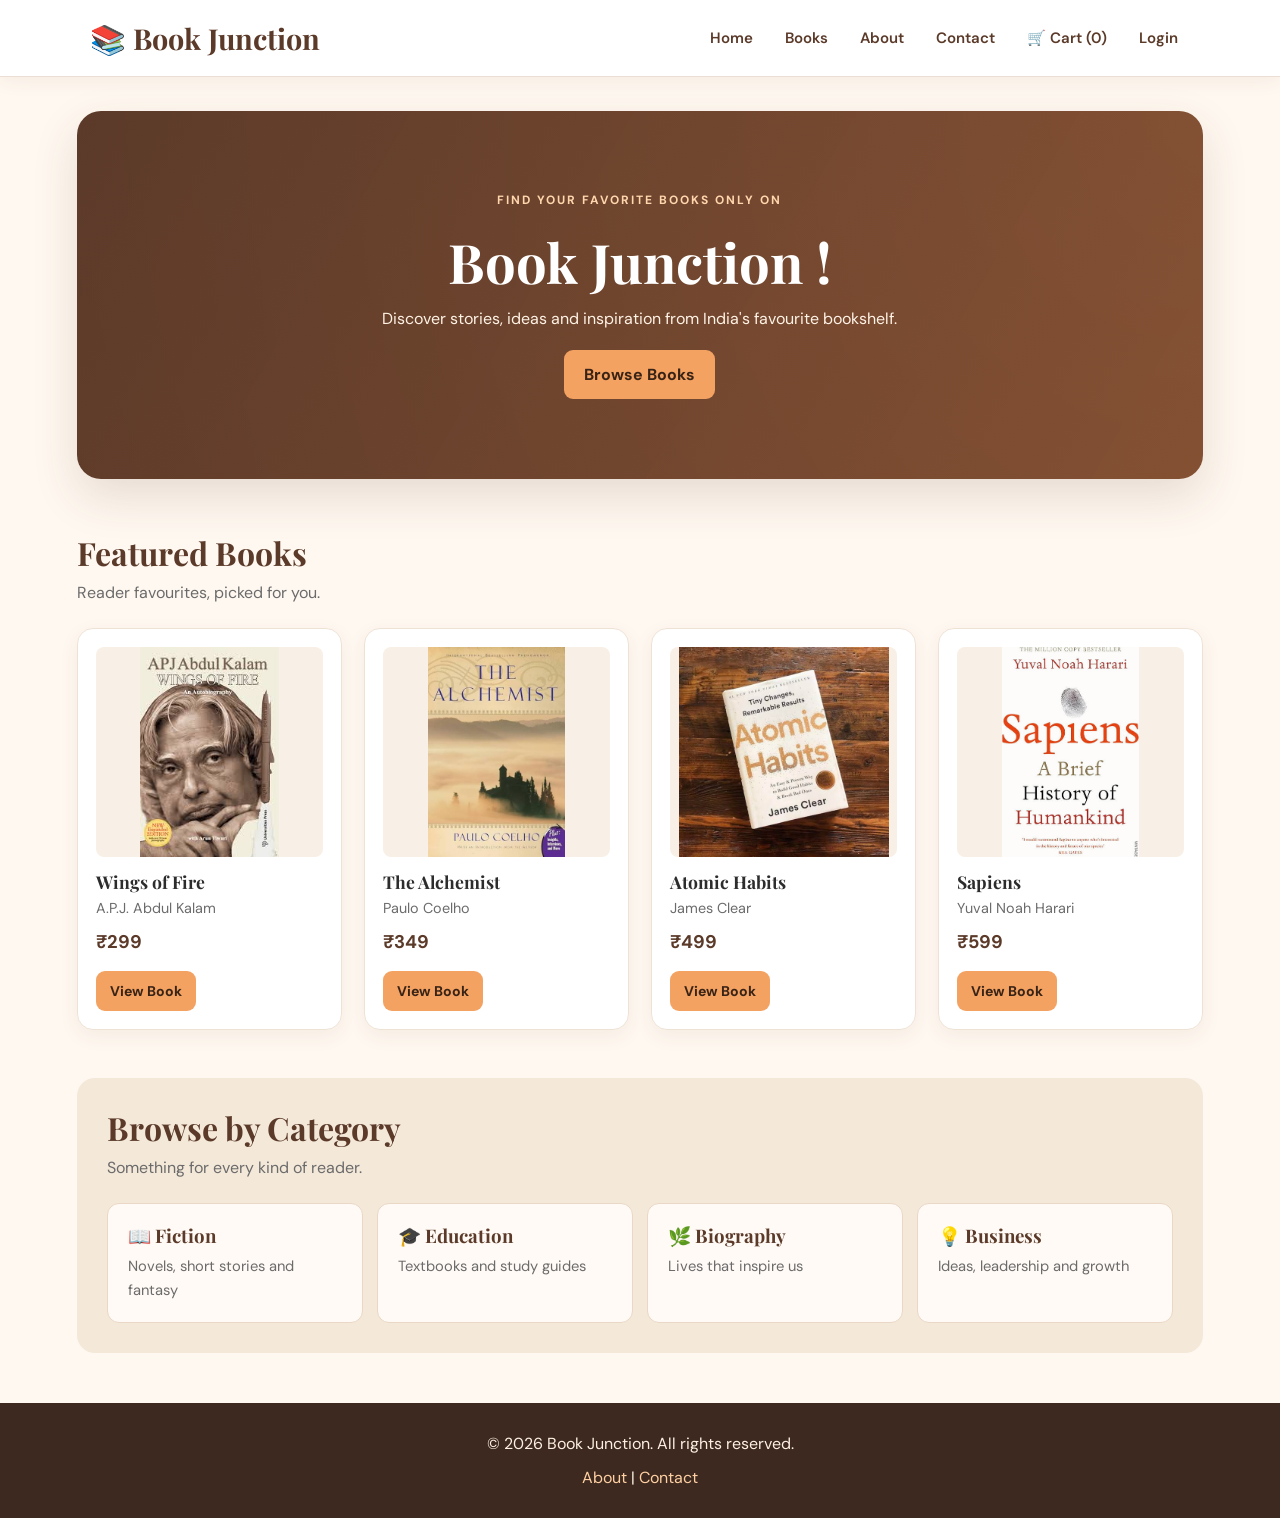
<file: index.html>
<!DOCTYPE html>
<html lang="en">
<head>
    <meta charset="UTF-8">
    <meta name="viewport" content="width=device-width, initial-scale=1.0">
    <title>India's Favorite Online Bookstore - Bookjunction</title>
    <link rel="stylesheet" href="style.css">
    <link rel="stylesheet" href="responsive.css">

</head>
<body>
    <header>
        <h1>📚 Book Junction</h1>
        <nav>
            <a href="index.html">Home</a>
            <a href="books.html">Books</a>
            <a href="about.html">About</a>
            <a href="contact.html">Contact</a>
            <a href="cart.html">🛒 Cart (0)</a>
            <a href="login.html">Login</a>
        </nav>
    </header>

    <main>
        <section class="hero">
            <p class="eyebrow">FIND YOUR FAVORITE BOOKS ONLY ON</p>
            <h2>Book Junction !</h2>
            <p>Discover stories, ideas and inspiration from India's favourite bookshelf.</p>
            <a href="books.html" class="btn">Browse Books</a>
        </section>


        <section class="featured">
            <div class="section-heading"><h2>Featured Books</h2><p>Reader favourites, picked for you.</p></div>
            <div class="books-grid">
                <article class="book-card">
                    <img src="images/wings-of-fire.jpg.jfif" alt="Wings of Fire book cover">
                    <h3>Wings of Fire</h3><p class="author">A.P.J. Abdul Kalam</p><p class="price">₹299</p>
                    <a class="btn small-btn" href="book.html">View Book</a>
                </article>
                <article class="book-card">
                    <img src="images/the-alchemist.jpg.jfif" alt="The Alchemist book cover">
                    <h3>The Alchemist</h3><p class="author">Paulo Coelho</p><p class="price">₹349</p>
                    <a class="btn small-btn" href="book.html">View Book</a>
                </article>
                <article class="book-card">
                    <img src="images/atomic-habits.jpg.jfif" alt="Atomic Habits book cover">
                    <h3>Atomic Habits</h3><p class="author">James Clear</p><p class="price">₹499</p>
                    <a class="btn small-btn" href="book.html">View Book</a>
                </article>
                <article class="book-card">
                    <img src="images/sapiens.jpg.jfif" alt="Sapiens book cover">
                    <h3>Sapiens</h3><p class="author">Yuval Noah Harari</p><p class="price">₹599</p>
                    <a class="btn small-btn" href="book.html">View Book</a>
                </article>
            </div>
        </section>


        <section class="categories">
            <div class="section-heading"><h2>Browse by Category</h2><p>Something for every kind of reader.</p></div>
            <div class="category-grid">
                <div class="category"><h3>📖 Fiction</h3><p>Novels, short stories and fantasy</p></div>
                <div class="category"><h3>🎓 Education</h3><p>Textbooks and study guides</p></div>
                <div class="category"><h3>🌿 Biography</h3><p>Lives that inspire us</p></div>
                <div class="category"><h3>💡 Business</h3><p>Ideas, leadership and growth</p></div>
            </div>
        </section>


    </main>
    <footer>
        <p>&copy; 2026 Book Junction. All rights reserved.</p>
        <p><a href="about.html">About</a> | <a href="contact.html">Contact</a></p>
    </footer>
</file>
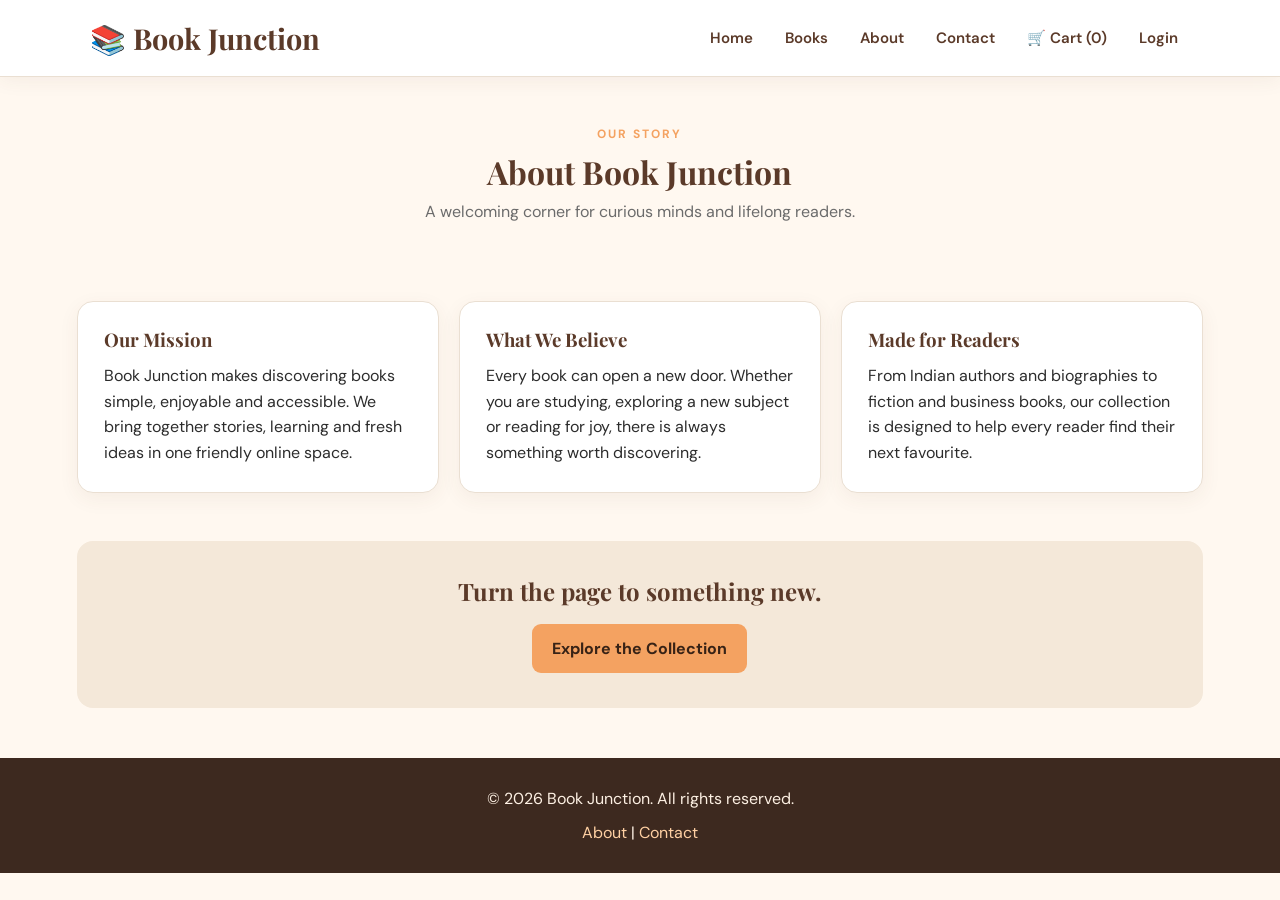
<file: about.html>
<!DOCTYPE html>
<html lang="en">
<head>
    <meta charset="UTF-8">
    <meta name="viewport" content="width=device-width, initial-scale=1.0">
    <title>About Us - BookHive</title>
    <link rel="stylesheet" href="style.css">
    <link rel="stylesheet" href="responsive.css">

</head>
<body>
    <header>
        <h1>📚 Book Junction</h1>
        <nav>
            <a href="index.html">Home</a>
            <a href="books.html">Books</a>
            <a href="about.html">About</a>
            <a href="contact.html">Contact</a>
            <a href="cart.html">🛒 Cart (0)</a>
            <a href="login.html">Login</a>
        </nav>
    </header>

    <main>
        <section class="page-header"><p class="eyebrow">Our story</p><h2>About Book Junction</h2><p>A welcoming corner for curious minds and lifelong readers.</p></section>
        <section class="about-content">
            <div class="about-card"><h3>Our Mission</h3><p>Book Junction makes discovering books simple, enjoyable and accessible. We bring together stories, learning and fresh ideas in one friendly online space.</p></div>
            <div class="about-card"><h3>What We Believe</h3><p>Every book can open a new door. Whether you are studying, exploring a new subject or reading for joy, there is always something worth discovering.</p></div>
            <div class="about-card"><h3>Made for Readers</h3><p>From Indian authors and biographies to fiction and business books, our collection is designed to help every reader find their next favourite.</p></div>
        </section>
        <section class="about-note"><h2>Turn the page to something new.</h2><a class="btn" href="books.html">Explore the Collection</a></section>
    </main>

    
    <footer>
        <p>&copy; 2026 Book Junction. All rights reserved.</p>
        <p><a href="about.html">About</a> | <a href="contact.html">Contact</a></p>
    </footer>
</body>
</html>
</file>
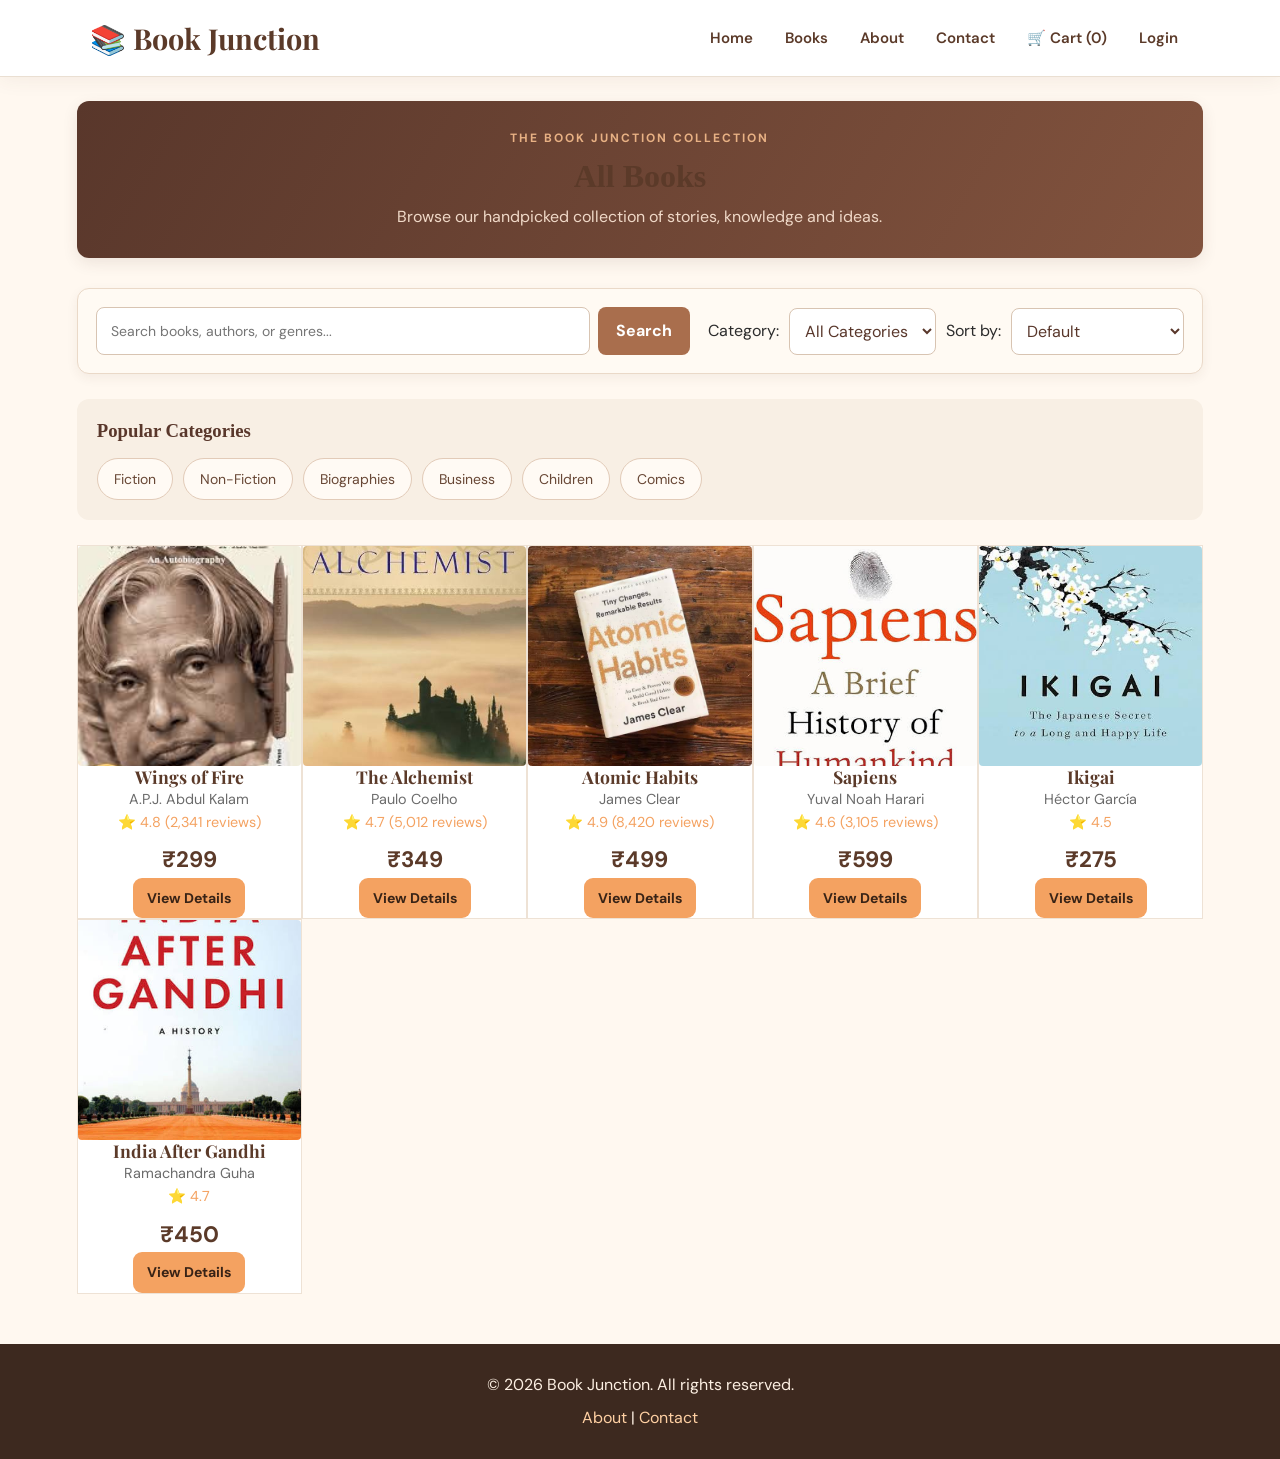
<file: books.html>
<!DOCTYPE html>
<html lang="en">
<head>
    <meta charset="UTF-8">
    <meta name="viewport" content="width=device-width, initial-scale=1.0">
    <title>All Books - Book Junction</title>
    <link rel="stylesheet" href="style.css">
    <link rel="stylesheet" href="responsive.css">
    <link rel="stylesheet" href="css/books.css">
</head>
<body>
    <header>
        <h1>📚 Book Junction</h1>
        <nav>
            <a href="index.html">Home</a>
            <a href="books.html">Books</a>
            <a href="about.html">About</a>
            <a href="contact.html">Contact</a>
            <a href="cart.html">🛒 Cart (0)</a>
            <a href="login.html">Login</a>
        </nav>
    </header>

    <main>
        <section class="page-header">
            <p class="eyebrow">The Book Junction collection</p><h2>All Books</h2>
            <p>Browse our handpicked collection of stories, knowledge and ideas.</p>
        </section>
        <section class="filters">
            <div class="search-box">
                <input type="search" id="search-input" placeholder="Search books, authors, or genres...">
                <button type="button">Search</button>
            </div>
            
            <div class="filter-controls">
                <label for="category-filter">Category:</label>
                <select id="category-filter"><option>All Categories</option><option>Fiction</option><option>Education</option><option>Biographies</option><option>Business</option>
                </select>
                <label for="sort">Sort by:</label>
                <select id="sort"><option>Default</option><option>Price: Low to High</option><option>Price: High to Low</option><option>Rating</option>
                </select>
            </div>
        </section>
        <section class="categories-quick">
            <h3>Popular Categories</h3>
            <ul class="category-list"><li><a href="#fiction">Fiction</a></li><li><a href="#nonfiction">Non-Fiction</a></li><li><a href="#biography">Biographies</a></li><li><a href="#business">Business</a></li><li><a href="#children">Children</a></li><li><a href="#comics">Comics</a></li></ul>
        </section>
        <section class="books-grid" id="books-container">
            <article class="book-card"><img src="images/wings-of-fire.jpg.jfif" alt="Wings of Fire" loading="lazy"><h3>Wings of Fire</h3><p class="author">A.P.J. Abdul Kalam</p><p class="rating">⭐ 4.8 (2,341 reviews)</p><p class="price">₹299</p><a class="btn small-btn" href="book.html">View Details</a></article>
            <article class="book-card"><img src="images/the-alchemist.jpg.jfif" alt="The Alchemist" loading="lazy"><h3>The Alchemist</h3><p class="author">Paulo Coelho</p><p class="rating">⭐ 4.7 (5,012 reviews)</p><p class="price">₹349</p><a class="btn small-btn" href="book.html">View Details</a></article>
            <article class="book-card"><img src="images/atomic-habits.jpg.jfif" alt="Atomic Habits" loading="lazy"><h3>Atomic Habits</h3><p class="author">James Clear</p><p class="rating">⭐ 4.9 (8,420 reviews)</p><p class="price">₹499</p><a class="btn small-btn" href="book.html">View Details</a></article>
            <article class="book-card"><img src="images/sapiens.jpg.jfif" alt="Sapiens" loading="lazy"><h3>Sapiens</h3><p class="author">Yuval Noah Harari</p><p class="rating">⭐ 4.6 (3,105 reviews)</p><p class="price">₹599</p><a class="btn small-btn" href="book.html">View Details</a></article>
            <article class="book-card"><img src="images/ikigai.jpg.jfif"><h3>Ikigai</h3><p class="author">Héctor García</p><p class="rating">⭐ 4.5</p><p class="price">₹275</p><a class="btn small-btn" href="book.html">View Details</a></article>
            <article class="book-card"><img src="images/india-after-gandhi.jpg.jfif" alt="Sapiens" loading="lazy"><h3>India After Gandhi</h3><p class="author">Ramachandra Guha</p><p class="rating">⭐ 4.7</p><p class="price">₹450</p><a class="btn small-btn" href="book.html">View Details</a></article>
        </section>
    </main>
    
    <footer>
        <p>&copy; 2026 Book Junction. All rights reserved.</p>
        <p><a href="about.html">About</a> | <a href="contact.html">Contact</a></p>
    </footer>
</body>
</html>
</file>
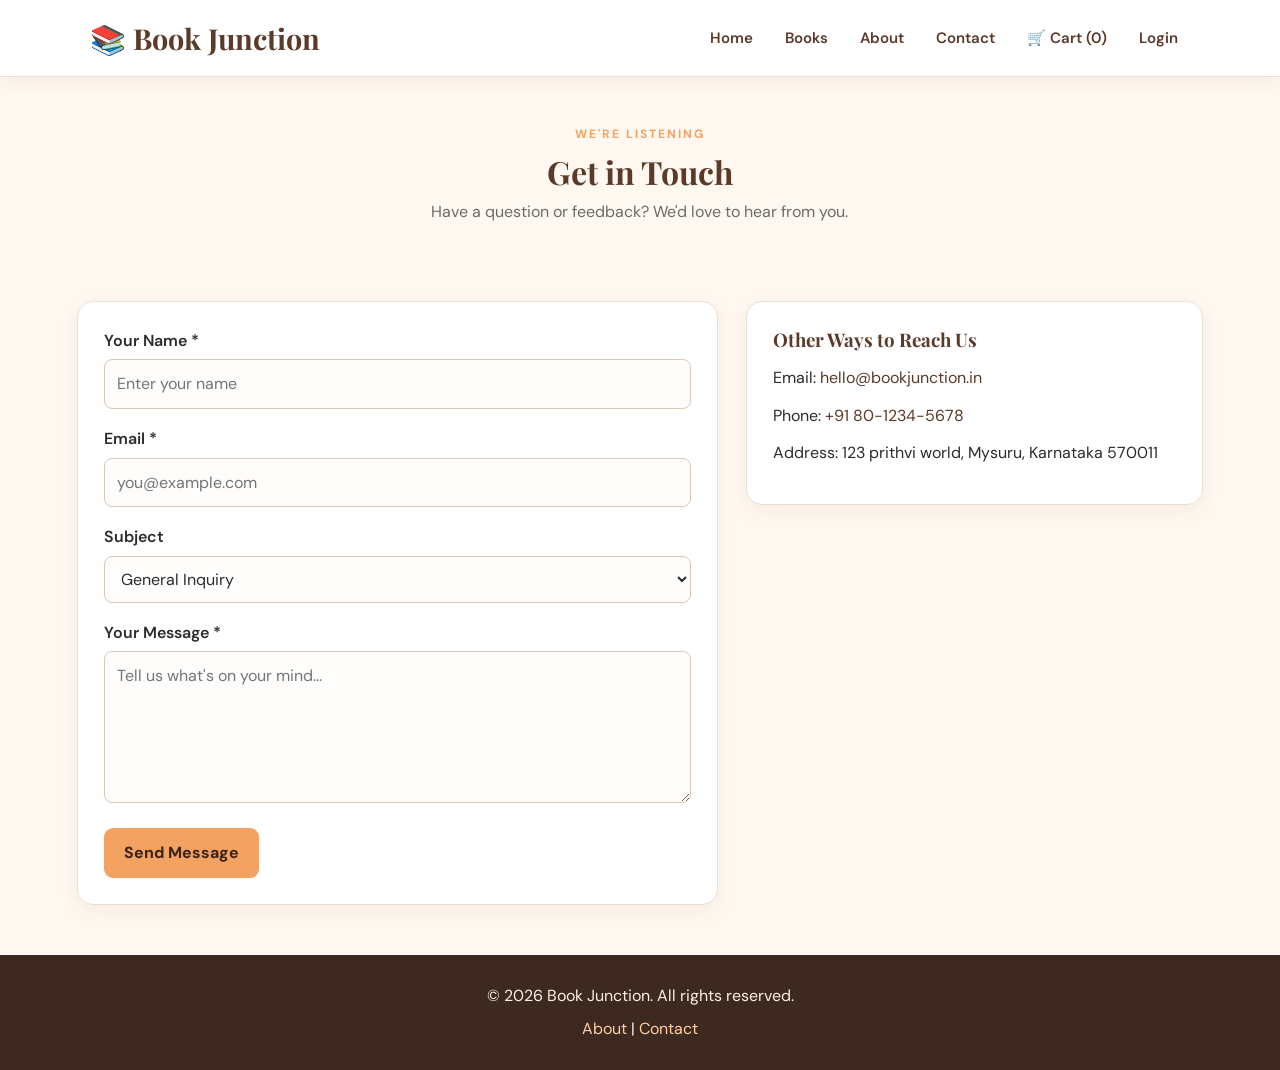
<file: contact.html>
<!DOCTYPE html>
<html lang="en">
<head>
    <meta charset="UTF-8">
    <meta name="viewport" content="width=device-width, initial-scale=1.0">
    <title>Contact Us - Book Junction</title>
    <link rel="stylesheet" href="style.css">
    <link rel="stylesheet" href="responsive.css">

</head>
<body>
    <header>
        <h1>📚 Book Junction</h1>
        <nav>
            <a href="index.html">Home</a>
            <a href="books.html">Books</a>
            <a href="about.html">About</a>
            <a href="contact.html">Contact</a>
            <a href="cart.html">🛒 Cart (0)</a>
            <a href="login.html">Login</a>
        </nav>
    </header>

    <main>
        <section class="page-header"><p class="eyebrow">We're listening</p><h2>Get in Touch</h2><p>Have a question or feedback? We'd love to hear from you.</p></section>
        <section class="contact-layout">
            <form action="#" method="POST" class="contact-form">
                <div class="form-group"><label for="name">Your Name *</label><input type="text" id="name" name="name" placeholder="Enter your name" required></div>
                <div class="form-group"><label for="email">Email *</label><input type="email" id="email" name="email" placeholder="you@example.com" required></div>
                <div class="form-group"><label for="subject">Subject</label><select id="subject" name="subject"><option value="general">General Inquiry</option><option value="order">Order Issue</option><option value="suggestion">Book Suggestion</option><option value="partnership">Partnership</option></select></div>
                <div class="form-group"><label for="message">Your Message *</label><textarea id="message" name="message" rows="5" placeholder="Tell us what's on your mind..." required></textarea></div>
                <button type="submit" class="btn">Send Message</button>
            </form>
            <aside class="contact-info"><h3>Other Ways to Reach Us</h3><p>Email: <a href="mailto:hello@bookjunction.in">hello@bookjunction.in</a></p><p>Phone: <a href="tel:+918012345678">+91 80-1234-5678</a></p><p>Address: 123 prithvi world, Mysuru, Karnataka 570011</p></aside>
        </section>
    </main>
    
    <footer>
        <p>&copy; 2026 Book Junction. All rights reserved.</p>
        <p><a href="about.html">About</a> | <a href="contact.html">Contact</a></p>
    </footer>
</body>
</html>
</file>
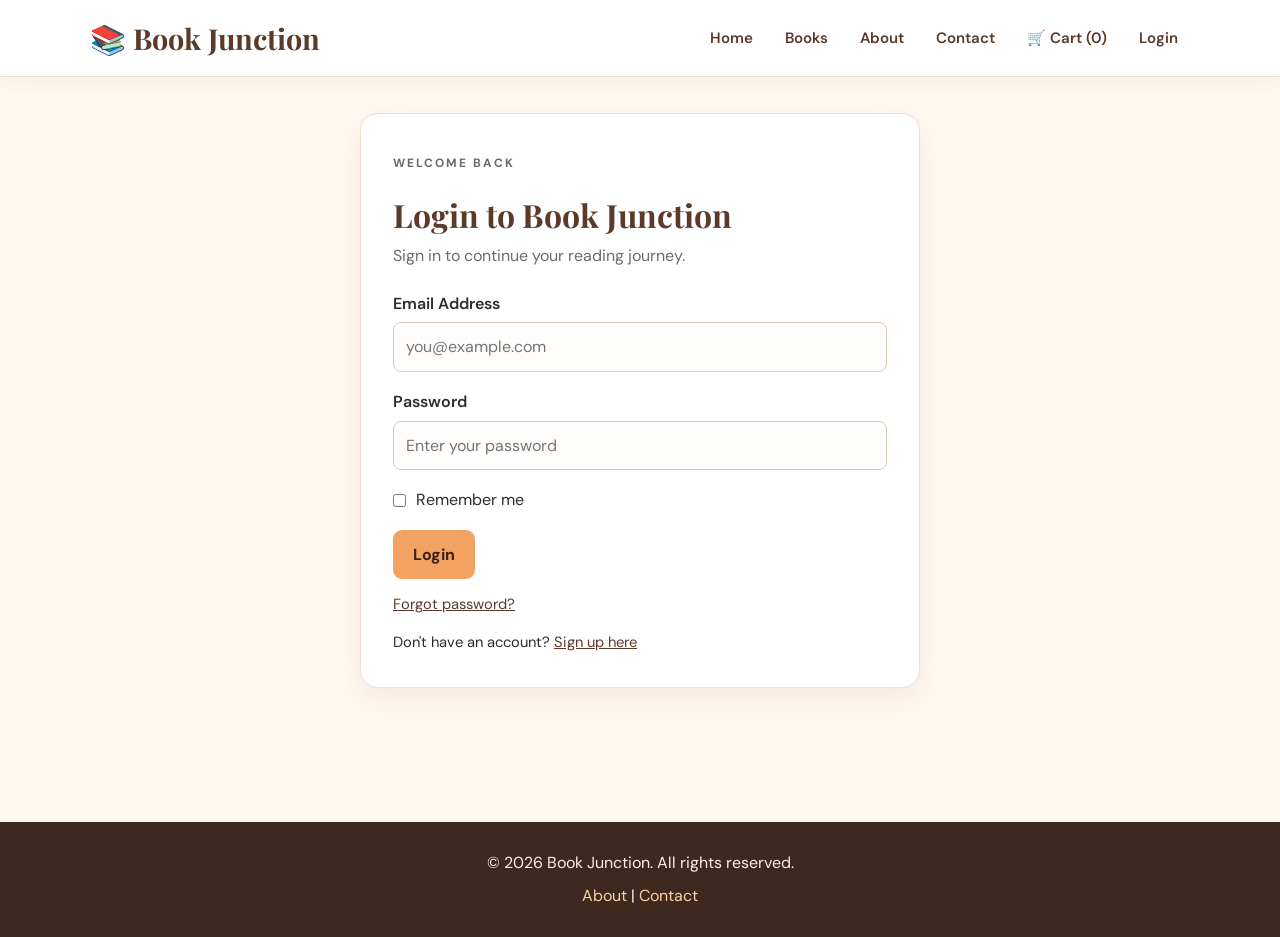
<file: login.html>
<!DOCTYPE html>
<html lang="en">
<head>
    <meta charset="UTF-8">
    <meta name="viewport" content="width=device-width, initial-scale=1.0">
    <title>Login - Book Junction</title>
    <link rel="stylesheet" href="style.css">
    <link rel="stylesheet" href="responsive.css">

</head>
<body>
    <header>
        <h1>📚 Book Junction</h1>
        <nav>
            <a href="index.html">Home</a>
            <a href="books.html">Books</a>
            <a href="about.html">About</a>
            <a href="contact.html">Contact</a>
            <a href="cart.html">🛒 Cart (0)</a>
            <a href="login.html">Login</a>
        </nav>
    </header>

    <main class="form-page">
        <section class="form-section"><p class="eyebrow">Welcome back</p><h2>Login to Book Junction</h2><p>Sign in to continue your reading journey.</p>
            <form action="#" method="POST" class="login-form">
                <div class="form-group"><label for="email">Email Address</label><input type="email" id="email" name="email" placeholder="you@example.com" required></div>
                <div class="form-group"><label for="password">Password</label><input type="password" id="password" name="password" placeholder="Enter your password" minlength="6" required></div>
                <div class="form-group checkbox-group"><input type="checkbox" id="remember" name="remember"><label for="remember">Remember me</label></div>
                <button type="submit" class="btn">Login</button>
                <p class="form-link"><a href="#">Forgot password?</a></p><p class="form-link">Don't have an account? <a href="signup.html">Sign up here</a></p>
            </form>
        </section>
    </main>
    <footer>
        <p>&copy; 2026 Book Junction. All rights reserved.</p>
        <p><a href="about.html">About</a> | <a href="contact.html">Contact</a></p>
    </footer>
</body>
</html>
</file>
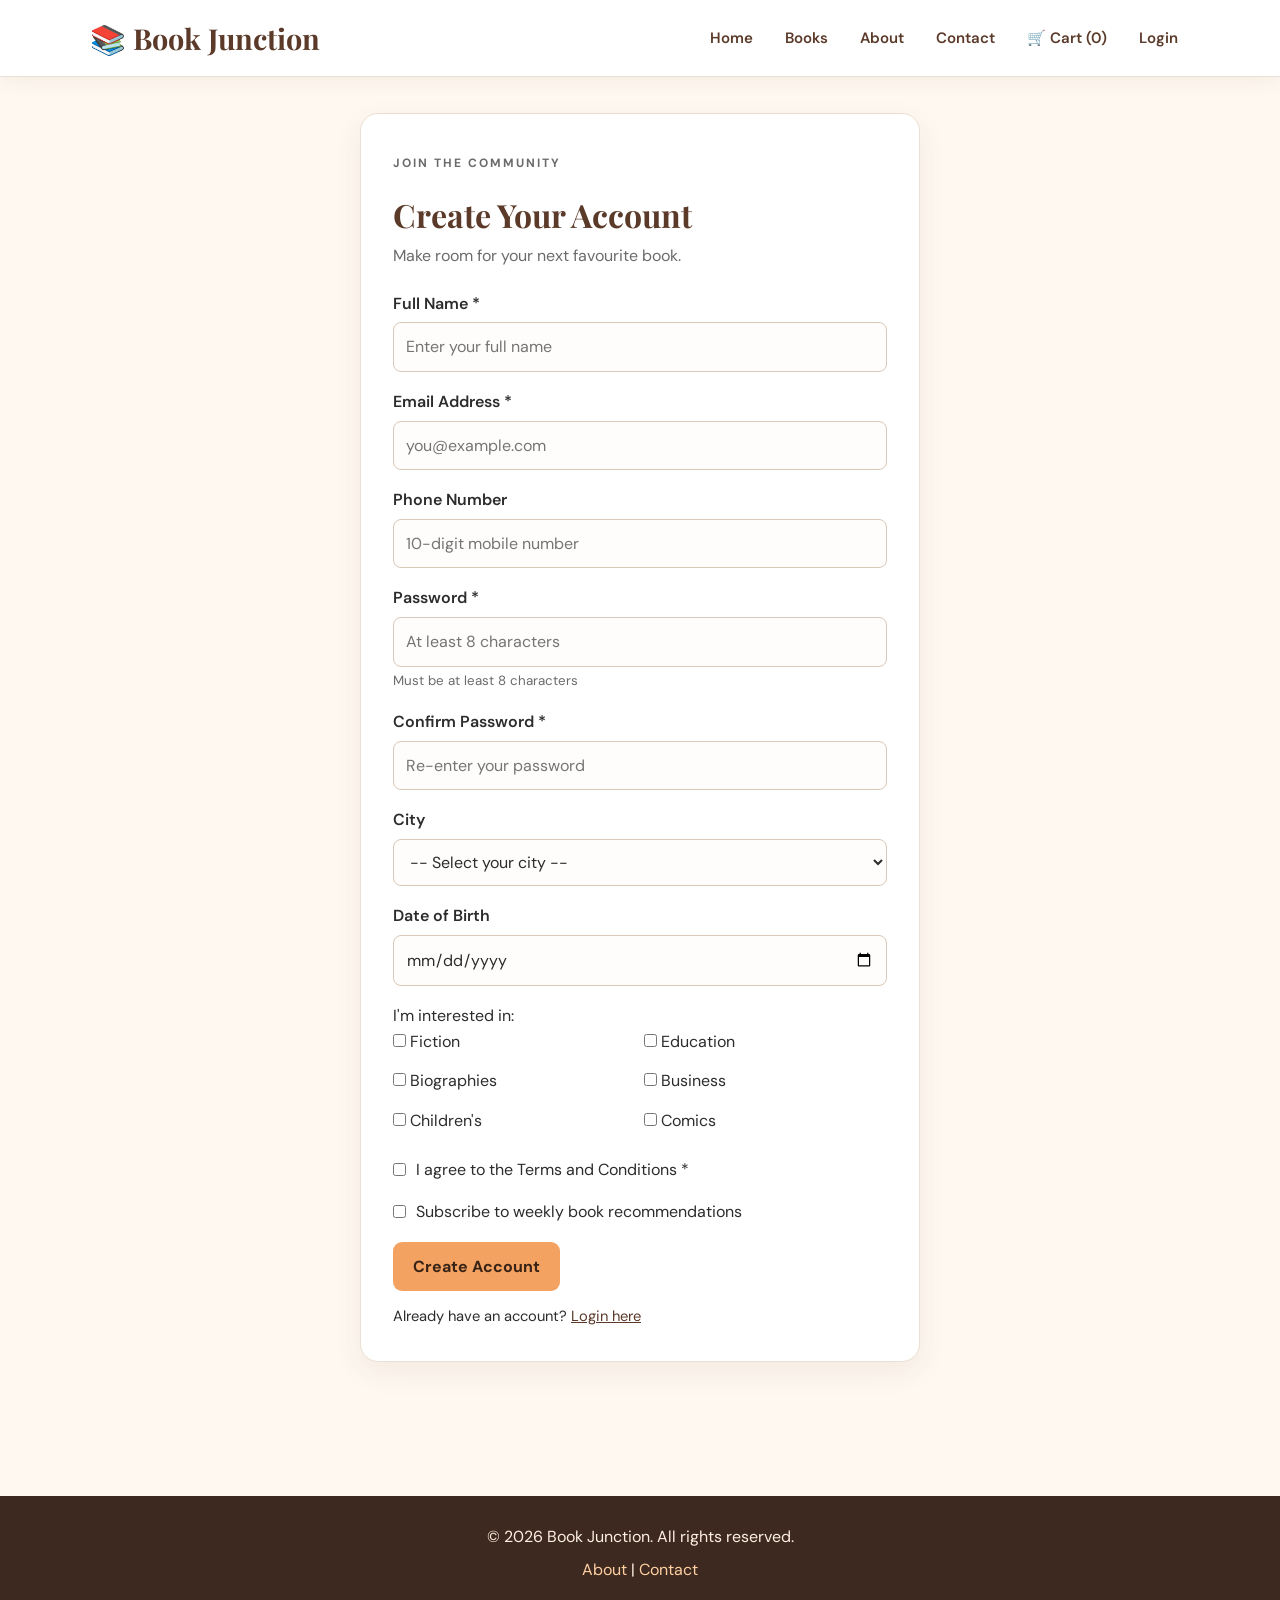
<file: signup.html>
<!DOCTYPE html>
<html lang="en">
<head>
    <meta charset="UTF-8">
    <meta name="viewport" content="width=device-width, initial-scale=1.0">
    <title>Sign Up - Book Junction</title>
    <link rel="stylesheet" href="style.css">
    <link rel="stylesheet" href="responsive.css">

</head>
<body>
    <header>
        <h1>📚 Book Junction</h1>
        <nav>
            <a href="index.html">Home</a>
            <a href="books.html">Books</a>
            <a href="about.html">About</a>
            <a href="contact.html">Contact</a>
            <a href="cart.html">🛒 Cart (0)</a>
            <a href="login.html">Login</a>
        </nav>
    </header>

    <main class="form-page">
        <section class="form-section"><p class="eyebrow">Join the community</p><h2>Create Your Account</h2><p>Make room for your next favourite book.</p>
            <form action="#" method="POST" class="signup-form">
                <div class="form-group"><label for="fullname">Full Name *</label><input type="text" id="fullname" name="fullname" placeholder="Enter your full name" minlength="3" required></div>
                <div class="form-group"><label for="email">Email Address *</label><input type="email" id="email" name="email" placeholder="you@example.com" required></div>
                <div class="form-group"><label for="phone">Phone Number</label><input type="tel" id="phone" name="phone" placeholder="10-digit mobile number" pattern="[0-9]{10}"></div>
                <div class="form-group"><label for="password">Password *</label><input type="password" id="password" name="password" placeholder="At least 8 characters" minlength="8" required><small>Must be at least 8 characters</small></div>
                <div class="form-group"><label for="confirm-password">Confirm Password *</label><input type="password" id="confirm-password" name="confirm-password" placeholder="Re-enter your password" required></div>
                <div class="form-group"><label for="city">City</label><select id="city" name="city"><option value="">-- Select your city --</option><option value="bengaluru">Bengaluru</option><option value="mysuru">Mysuru</option><option value="mumbai">Mumbai</option><option value="delhi">Delhi</option><option value="hyderabad">Hyderabad</option><option value="chennai">Chennai</option></select></div>
                <div class="form-group"><label for="dob">Date of Birth</label><input type="date" id="dob" name="dob"></div>
                <div class="form-group"><p>I'm interested in:</p><div class="checkbox-grid"><label><input type="checkbox" name="interests" value="fiction"> Fiction</label><label><input type="checkbox" name="interests" value="education"> Education</label><label><input type="checkbox" name="interests" value="biography"> Biographies</label><label><input type="checkbox" name="interests" value="business"> Business</label><label><input type="checkbox" name="interests" value="children"> Children's</label><label><input type="checkbox" name="interests" value="comics"> Comics</label></div></div>
                <div class="form-group checkbox-group"><input type="checkbox" id="terms" name="terms" required><label for="terms">I agree to the Terms and Conditions *</label></div>
                <div class="form-group checkbox-group"><input type="checkbox" id="newsletter" name="newsletter"><label for="newsletter">Subscribe to weekly book recommendations</label></div>
                <button type="submit" class="btn">Create Account</button><p class="form-link">Already have an account? <a href="login.html">Login here</a></p>
            </form>
        </section>
    </main>
    <footer>
        <p>&copy; 2026 Book Junction. All rights reserved.</p>
        <p><a href="about.html">About</a> | <a href="contact.html">Contact</a></p>
    </footer>
</body>
</html>
</file>
<file: style.css>
/* Book Junction - main styles */
@import url('https://fonts.googleapis.com/css2?family=DM+Sans:wght@400;500;600;700&family=Playfair+Display:wght@600;700&display=swap');

:root {
    --primary: #5B3A29;
    --accent: #F4A261;
    --bg: #FFF8F0;
    --text-dark: #2C2C2C;
    --text-muted: #6B6B6B;
    --white: #FFFFFF;
    --light-gray: #F5F0E9;
}

* { margin: 0; padding: 0; box-sizing: border-box; }
html { scroll-behavior: smooth; }
body { font-family: 'DM Sans', Arial, sans-serif; color: var(--text-dark); background: var(--bg); line-height: 1.6; }
h1, h2, h3, h4 { font-family: 'Playfair Display', Georgia, serif; line-height: 1.25; }
a { color: var(--primary); text-decoration: none; }
a:hover { color: #9B5D36; }
header { display: flex; justify-content: space-between; align-items: center; gap: 24px; padding: 18px 7%; background: var(--white); border-bottom: 1px solid #eadfd2; box-shadow: 0 4px 18px #5b3a2910; position: sticky; top: 0; z-index: 10; }
header h1 { color: var(--primary); font-size: 1.8rem; white-space: nowrap; }
nav { display: flex; align-items: center; flex-wrap: wrap; gap: 8px; }
nav a { padding: 8px 12px; border-radius: 20px; font-size: .94rem; font-weight: 600; transition: background .25s, transform .25s; }
header nav a:hover { background: #fff0df; transform: translateY(-2px); }
main { width: min(1180px, 88%); margin: 0 auto; min-height: 65vh; }
.hero { margin: 34px 0 54px; padding: 80px 24px; text-align: center; color: white; border-radius: 24px; background: linear-gradient(120deg, #5B3A29ee, #7d4b30e8), radial-gradient(circle at top right, #F4A261, #5B3A29); box-shadow: 0 18px 45px #5b3a2925; animation: rise-in .7s ease both; }
.hero h2 { font-size: clamp(2rem, 5vw, 3.4rem); margin: 10px 0; }
.hero p { max-width: 600px; margin: 0 auto 18px; color: #fff3e6; }
.eyebrow { text-transform: uppercase; letter-spacing: 2px; font-size: .75rem; font-weight: 700; color: var(--accent); }
.hero .eyebrow { color: #ffd6ad; }
.btn, button { display: inline-block; border: 0; border-radius: 9px; padding: 12px 20px; background: var(--accent); color: #382316; font: inherit; font-weight: 700; cursor: pointer; transition: transform .2s, box-shadow .2s, background .2s; }
.btn:hover, button:hover { color: #382316; background: #ffb875; transform: translateY(-2px); box-shadow: 0 7px 16px #5b3a2920; }
.btn-secondary { background: #f2e4d6; margin-left: 8px; }
.small-btn { padding: 9px 14px; font-size: .88rem; }
section { margin-bottom: 48px; }
.section-heading { margin-bottom: 22px; }
.section-heading h2, .page-header h2 { color: var(--primary); font-size: 2rem; }
.section-heading p, .page-header > p:last-child { color: var(--text-muted); margin-top: 7px; }
.books-grid { display: grid; grid-template-columns: repeat(4, minmax(0, 1fr)); gap: 22px; }
.book-card { padding: 18px; border-radius: 16px; background: var(--white); border: 1px solid #eee2d5; box-shadow: 0 6px 20px #5b3a2910; transition: transform .25s, box-shadow .25s; animation: rise-in .55s ease both; }
.book-card:hover { transform: translateY(-6px); box-shadow: 0 15px 28px #5b3a2920; }
.book-card img { display: block; width: 100%; height: 210px; object-fit: contain; margin-bottom: 14px; border-radius: 8px; background: #f8f0e6; }
.book-card h3 { font-size: 1.1rem; margin-bottom: 4px; }
.author, .rating { color: var(--text-muted); font-size: .9rem; }
.price { color: var(--primary); font-size: 1.15rem; font-weight: 700; margin: 8px 0 13px; }
.book-placeholder { height: 210px; display: grid; place-items: center; margin-bottom: 14px; border-radius: 8px; color: var(--primary); background: linear-gradient(135deg, #f4a26155, #5b3a2920); font-family: 'Playfair Display', serif; letter-spacing: 3px; }
.categories { padding: 30px; border-radius: 18px; background: #f4e8d9; }
.category-grid { display: grid; grid-template-columns: repeat(4, 1fr); gap: 14px; }
.category { padding: 20px; background: #fffaf5; border-radius: 12px; border: 1px solid #ead7c5; transition: transform .2s; }
.category:hover { transform: translateY(-4px); }
.category h3 { margin-bottom: 8px; color: var(--primary); }
.category p { color: var(--text-muted); font-size: .92rem; }
.page-header { text-align: center; padding: 48px 0 28px; }
.page-header .eyebrow { margin-bottom: 8px; }
footer { margin-top: 50px; padding: 28px 7%; text-align: center; background: #3d291f; color: #fdf0e3; }
footer p + p { margin-top: 8px; }
footer a { color: #ffd0a3; }
footer a:hover { color: white; }
.form-page { display: flex; justify-content: center; padding: 36px 0; }
.form-section { width: min(560px, 100%); padding: 32px; background: var(--white); border: 1px solid #eadfd2; border-radius: 18px; box-shadow: 0 10px 30px #5b3a2912; }
.form-section h2 { color: var(--primary); font-size: 2rem; }
.form-section > p { color: var(--text-muted); margin: 8px 0 22px; }
.form-group { margin-bottom: 17px; }
.form-group label { display: block; font-weight: 600; margin-bottom: 6px; }
input, select, textarea { width: 100%; padding: 11px 12px; border: 1px solid #d9c9b8; border-radius: 8px; font: inherit; color: var(--text-dark); background: #fffdfb; }
input:focus, select:focus, textarea:focus { outline: 2px solid #f4a26170; border-color: var(--accent); }
.checkbox-group { display: flex; align-items: center; gap: 10px; }
.checkbox-group input, .checkbox-grid input { width: auto; accent-color: var(--primary); }
.checkbox-group label { margin: 0; font-weight: 400; }
.checkbox-grid { display: grid; grid-template-columns: repeat(2, 1fr); gap: 8px; }
.checkbox-grid label { font-weight: 400; }
.form-link { margin-top: 14px; font-size: .92rem; }
.form-link a { text-decoration: underline; }
small { color: var(--text-muted); }
.contact-layout { display: grid; grid-template-columns: 1.4fr 1fr; gap: 28px; align-items: start; }
.contact-form, .contact-info, .about-card, .order-summary { padding: 26px; background: var(--white); border: 1px solid #eadfd2; border-radius: 16px; box-shadow: 0 6px 20px #5b3a2910; }
.contact-info h3 { color: var(--primary); margin-bottom: 14px; }
.contact-info p { margin: 12px 0; overflow-wrap: anywhere; }
.about-content { display: grid; grid-template-columns: repeat(3, 1fr); gap: 20px; }
.about-card h3 { color: var(--primary); margin-bottom: 12px; }
.about-note { text-align: center; padding: 35px; background: #f4e8d9; border-radius: 16px; }
.about-note h2 { color: var(--primary); margin-bottom: 18px; }
.breadcrumb { margin: 25px 0; }
.breadcrumb ol { display: flex; gap: 10px; list-style: none; color: var(--text-muted); font-size: .9rem; }
.breadcrumb li + li:before { content: "/"; margin-right: 10px; color: #b8a28f; }
.book-detail { display: grid; grid-template-columns: .8fr 1.2fr; gap: 38px; align-items: start; padding: 25px; background: var(--white); border-radius: 18px; border: 1px solid #eadfd2; }
.book-image img { width: 100%; max-height: 440px; object-fit: contain; background: #f8f0e6; border-radius: 12px; }
.book-info h2 { color: var(--primary); font-size: 2.2rem; margin: 8px 0; }
.book-info .description { margin: 18px 0; }
.book-details { display: grid; grid-template-columns: 100px 1fr; gap: 8px; margin: 14px 0 20px; }
.book-details dt { font-weight: 700; }
.book-details dd { color: var(--text-muted); }
.purchase-actions { display: flex; align-items: center; flex-wrap: wrap; gap: 10px; }
.purchase-actions label { font-weight: 600; }
.purchase-actions input { width: 75px; }
.reviews { margin-top: 32px; }
.reviews h3 { margin-bottom: 16px; color: var(--primary); }
.review { padding: 18px 20px; margin-bottom: 12px; background: white; border-radius: 12px; border: 1px solid #eadfd2; }
.review h4 { color: var(--primary); }
.reviewer { color: var(--text-muted); font-size: .88rem; margin: 5px 0; }
.filters { display: flex; justify-content: space-between; flex-wrap: wrap; gap: 18px; padding: 20px; background: #f4e8d9; border-radius: 14px; }
.search-box { display: flex; flex: 1; gap: 8px; min-width: 250px; }
.search-box input { flex: 1; }
.filter-controls { display: flex; align-items: center; flex-wrap: wrap; gap: 8px; }
.filter-controls select { width: auto; min-width: 130px; }
.categories-quick { margin: 25px 0; }
.categories-quick h3 { color: var(--primary); margin-bottom: 12px; }
.category-list { display: flex; flex-wrap: wrap; gap: 10px; list-style: none; }
.category-list a { display: block; padding: 7px 14px; background: white; border: 1px solid #eadfd2; border-radius: 20px; }
.cart-section { display: grid; grid-template-columns: 1.6fr .8fr; gap: 24px; align-items: start; }
.table-wrap { overflow-x: auto; }
.cart-table { width: 100%; border-collapse: collapse; background: white; border-radius: 12px; overflow: hidden; }
.cart-table th, .cart-table td { padding: 12px; text-align: left; border-bottom: 1px solid #eee2d5; }
.cart-table th { background: #5b3a29; color: white; }
.cart-table img { width: 48px; height: 65px; object-fit: contain; background: #f8f0e6; }
.qty-input { min-width: 65px; }
.remove-btn { padding: 7px 10px; background: #f7e4dc; color: #9e3525; }
.cart-table tfoot { background: #f4e8d9; }
.order-summary h3 { color: var(--primary); margin-bottom: 14px; }
.order-summary dl { display: grid; grid-template-columns: 1fr auto; gap: 10px; margin-bottom: 20px; }
.order-summary .btn { display: block; text-align: center; margin: 9px 0; }
@keyframes rise-in { from { opacity: 0; transform: translateY(14px); } to { opacity: 1; transform: translateY(0); } }
</file>
<file: responsive.css>
@media (max-width: 900px) {
    header { flex-direction: column; padding: 16px 5%; }
    nav { justify-content: center; }
    main { width: 92%; }
    .books-grid { grid-template-columns: repeat(2, minmax(0, 1fr)); }
    .category-grid { grid-template-columns: repeat(2, 1fr); }
    .about-content { grid-template-columns: 1fr; }
    .cart-section, .contact-layout { grid-template-columns: 1fr; }
}
@media (max-width: 560px) {
    header h1 { font-size: 1.55rem; }
    nav { gap: 2px; }
    nav a { padding: 7px 9px; font-size: .86rem; }
    .hero { padding: 52px 18px; margin-top: 20px; }
    .books-grid, .category-grid { grid-template-columns: 1fr; }
    .book-card img, .book-placeholder { height: 240px; }
    .filters { padding: 14px; }
    .filter-controls { align-items: stretch; }
    .filter-controls label { width: 100%; }
    .filter-controls select { width: 100%; }
    .form-section { padding: 22px 18px; }
    .book-detail { grid-template-columns: 1fr; padding: 18px; }
    .book-image img { max-height: 330px; }
    .purchase-actions .btn { width: 100%; text-align: center; margin: 0; }
    .categories { padding: 20px; }
    .cart-table th, .cart-table td { padding: 8px; font-size: .86rem; }
}
</file>
<file: css/books.css>
/* ===========================
 BOOKS PAGE STYLES
 =========================== */
.page-header {
 background: linear-gradient(135deg, #5B3A29 0%, #8B5E3C 100%);
 color: var(--white);
 text-align: center;
 padding: var(--space-xl) var(--space-md);
}
.page-header h2 {
 font-family: 'Playfair Display', Georgia, serif;
 font-size: 2.5rem;
 margin-bottom: var(--space-sm);
}
/* ===========================
 SEARCH & FILTERS
 =========================== */
.filters {
 background: var(--white);
 padding: var(--space-md);
 box-shadow: var(--shadow-sm);
 margin-bottom: var(--space-lg);
}
.search-box {
    display: flex;
 gap: var(--space-sm);
 max-width: 600px;
 margin: 0 auto var(--space-md);
}
.search-box input {
 flex: 1;
 padding: var(--space-sm);
 border: 2px solid #ddd;
 border-radius: var(--border-radius);
 font-size: 1rem;
}
.search-box input:focus {
 outline: none;
 border-color: var(--primary);
}
.search-box button {
 background: var(--primary);
 color: var(--white);
 border: none;
 padding: var(--space-sm) var(--space-lg);
 border-radius: var(--border-radius);
 cursor: pointer;
}
.filter-controls {
 display: flex;
 gap: var(--space-md);
 justify-content: center;
 flex-wrap: wrap;
}
.filter-controls select {
 padding: var(--space-sm);
 border: 1px solid #ddd;
 border-radius: var(--border-radius);
}
/* ===========================
 THE GRID - The Star of This Phase
 =========================== */
.books-grid {
 display: grid;
 grid-template-columns: repeat(auto-fit, minmax(220px, 1fr));
 gap: var(--space-lg);
 padding: var(--space-md);
 max-width: var(--max-width);
 margin: 0 auto;
}
.book-card {
 background: var(--white);
 border-radius: var(--border-radius);
 padding: var(--space-md);
 box-shadow: var(--shadow-sm);
 text-align: center;
 transition: all 0.3s;
}
.book-card:hover {
 transform: translateY(-5px);
 box-shadow: var(--shadow-md);
}
.book-card img {
 width: 100%;
 height: 220px;
 object-fit: cover;
 border-radius: 4px;
 margin-bottom: var(--space-sm);
}
.book-card h3 {
 font-family: 'Playfair Display', Georgia, serif;
 color: var(--primary);
 font-size: 1.1rem;
 margin-bottom: var(--space-xs);
}
.book-card .author {
 color: var(--text-muted);
 font-size: 0.9rem;
 margin-bottom: var(--space-xs);
}
.book-card .rating {
 color: var(--accent);
 font-size: 0.9rem;
 margin-bottom: var(--space-sm);
}
.book-card .price {
 font-size: 1.4rem;
 font-weight: bold;
 color: var(--primary);
 margin-bottom: var(--space-sm);
}
.book-card button {
 width: 100%;
 background: var(--primary);
 color: var(--white);
 border: none;
 padding: var(--space-sm);
 border-radius: var(--border-radius);
 cursor: pointer;
 transition: background 0.3s;
}
.book-card button:hover {
 background: var(--accent);
 color: var(--primary);
}

/* Book catalogue toolbar */
.page-header {
    margin: 24px auto 30px;
    padding: 28px 15px;
    text-align: center;
    border-radius: 12px;
    background: linear-gradient(120deg, #59372b, #82533e);
    color: #fff3e5;
    box-shadow: 0 5px 15px #4b30251a;
}

.page-header .eyebrow {
    color: #e8b184;
    font-size: 12px;
    letter-spacing: 2px;
    font-weight: bold;
}

.page-header h2 {
    margin: 8px 0;
    font-size: 32px;
    font-family: Georgia, serif;
}

.page-header p:last-child {
    margin-bottom: 0;
    color: #f0d9c8;
}

.filters {
    display: flex;
    align-items: center;
    justify-content: space-between;
    gap: 18px;
    flex-wrap: wrap;
    margin: 25px 0;
    padding: 18px;
    background: #fffaf3;
    border: 1px solid #ead9c8;
    border-radius: 12px;
    box-shadow: 0 4px 12px #4b302510;
}

.search-box {
    display: flex;
    flex: 1;
    min-width: 240px;
    gap: 8px;
}

.search-box input {
    flex: 1;
    min-width: 0;
    padding: 12px 14px;
    border: 1px solid #d8c4b2;
    border-radius: 8px;
    background: white;
    font-size: 14px;
    outline: none;
}

.search-box input:focus,
.filter-controls select:focus {
    border-color: #a96e4d;
    box-shadow: 0 0 0 3px #a96e4d20;
}

.search-box button {
    padding: 11px 18px;
    border: none;
    border-radius: 8px;
    background: #a96e4d;
    color: white;
    font-weight: bold;
    cursor: pointer;
    transition: background .25s, transform .25s;
}

.search-box button:hover {
    background: #754832;
    transform: translateY(-2px);
}

.filter-controls {
    display: flex;
    gap: 10px;
    flex-wrap: wrap;
}

.filter-controls select {
    padding: 11px;
    border: 1px solid #d8c4b2;
    border-radius: 8px;
    background: white;
    color: #59372b;
    cursor: pointer;
}

.categories-quick {
    margin: 25px 0;
    padding: 20px;
    border-radius: 12px;
    background: #f8efe4;
}

.categories-quick h3 {
    margin: 0 0 15px;
    color: #59372b;
    font-family: Georgia, serif;
}

.category-list {
    display: flex;
    flex-wrap: wrap;
    gap: 10px;
    padding: 0;
    margin: 0;
    list-style: none;
}

.category-list a {
    display: inline-block;
    padding: 9px 16px;
    border: 1px solid #e2cbb8;
    border-radius: 25px;
    background: #fffaf4;
    color: #684735;
    text-decoration: none;
    font-size: 14px;
    transition: .25s;
}

.category-list a:hover {
    background: #a96e4d;
    border-color: #a96e4d;
    color: white;
    transform: translateY(-2px);
}

@media (max-width: 600px) {
    .filters {
        padding: 14px;
    }

    .search-box {
        min-width: 100%;
    }

    .filter-controls {
        width: 100%;
    }

    .filter-controls select {
        flex: 1;
        min-width: 0;
    }

    .page-header h2 {
        font-size: 27px;
    }
}
</file>
